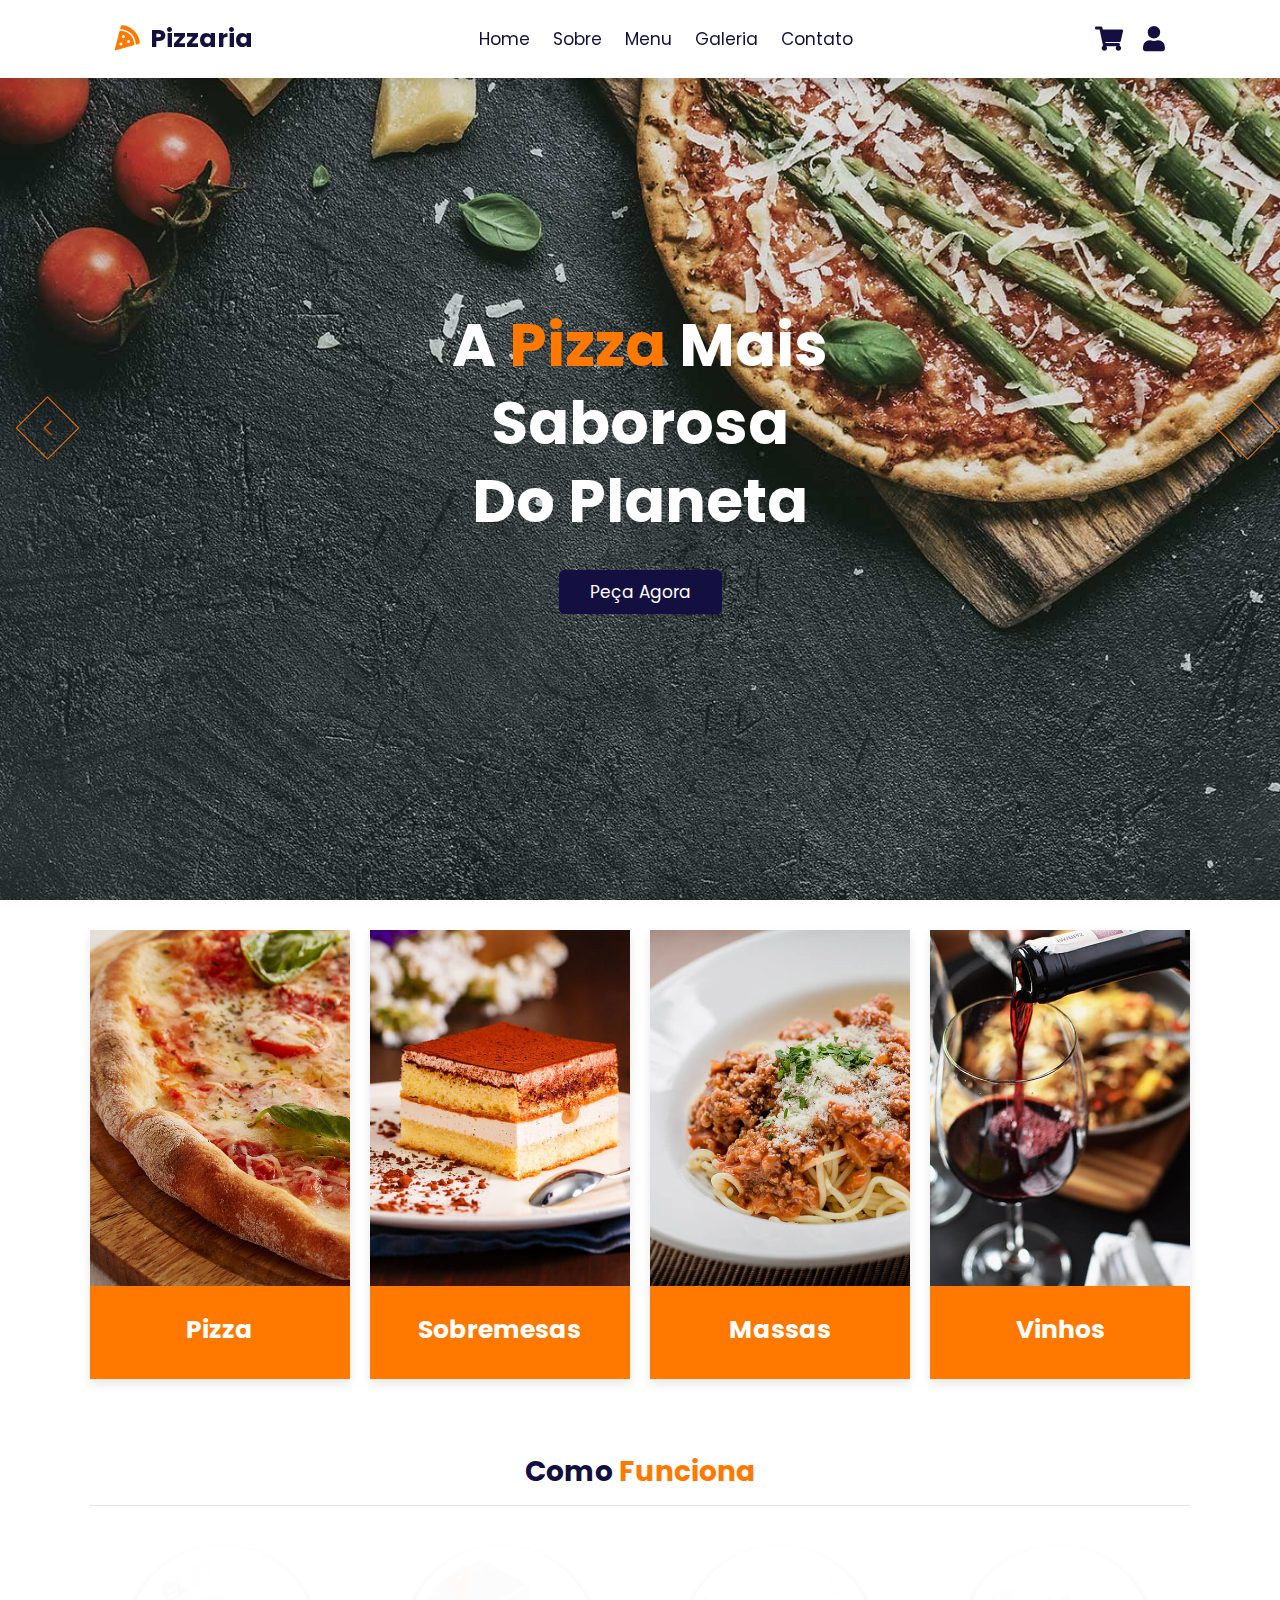
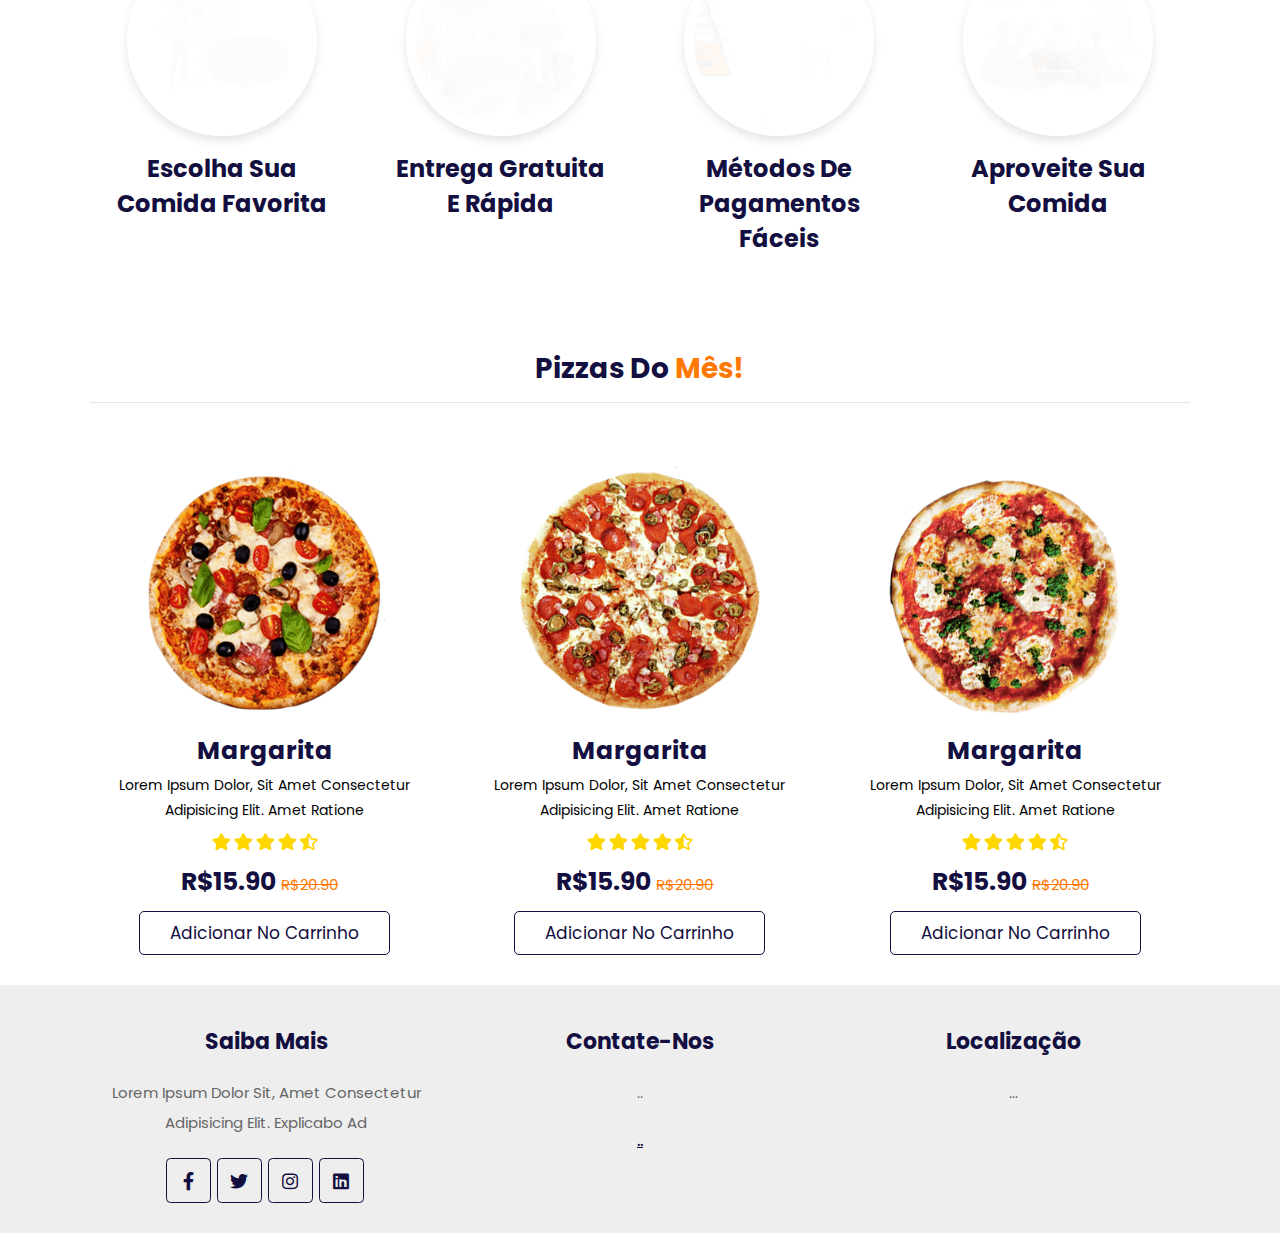
<file: index.html>
<!DOCTYPE html>
<html lang="en">
<head>
    <meta charset="UTF-8">
    <meta http-equiv="X-UA-Compatible" content="IE=edge">
    <meta name="viewport" content="width=device-width, initial-scale=1.0">
    <title>Pizzaria-test</title>
    <link rel="icon" type="image/x-icon" href="images/logo.png">
    <link rel="stylesheet" href="https://cdnjs.cloudflare.com/ajax/libs/font-awesome/5.15.4/css/all.min.css">
    <link rel="stylesheet" href="https://cdn.jsdelivr.net/npm/swiper@9/swiper-bundle.min.css"/>
    <link rel="stylesheet" href="style.css">
</head>
<body>

    <header class="header">

        <a href="index.html" class="logo"> <i class="fas fa-pizza-slice"></i> Pizzaria</a>

        <nav class="navbar">
            <a href="index.html">Home</a>
            <a href="about.html">Sobre</a>
            <a href="menu.html">Menu</a>
            <a href="gallery.html">Galeria</a>
            <a href="contact.html">Contato</a>
        </nav>

        <div class="icons">
            <div id="cart" class="fas fa-shopping-cart"></div>
            <div id="login" class="fas fa-user"></div>
            <div id="menu" class="fas fa-bars"></div>
        </div>

        <div class="shopping-cart">

            <div class="box">
                <i class="fas fa-times"></i>
                <img src="images/cart-1.png" alt="">
                <div class="content">
                    <h3>Pizza</h3>
                    <span class="quantity">1</span>
                    <span class="multiply">x</span>
                    <span class="price">R$ 18.90</span>
                </div>
            </div>

            <div class="box">
                <i class="fas fa-times"></i>
                <img src="images/cart-2.png" alt="">
                <div class="content">
                    <h3>Pizza</h3>
                    <span class="quantity">1</span>
                    <span class="multiply">x</span>
                    <span class="price">R$ 18.90</span>
                </div>
            </div>

            <div class="box">
                <i class="fas fa-times"></i>
                <img src="images/cart-3.png" alt="">
                <div class="content">
                    <h3>Pizza</h3>
                    <span class="quantity">1</span>
                    <span class="multiply">x</span>
                    <span class="price">R$ 18.90</span>
                </div>
            </div>
            <h3 class="total">Total: R$56.97</h3>
            <a href="#" class="btn">Carrinho</a>
        </div>

        <form action="" class="login-form">
            <h3>Login</h3>
            <input type="email" placeholder="insira seu email" class="box">
            <input type="password" placeholder="insira sua password" class="box">
            <div class="remember">
                <input type="checkbox" name="" id="remember-me">
                <label for="remember-me">Lembrar?</label>
            </div>
            <input type="submit" value="login" class="btn">
        </form>
       
    </header>



    <section class="home">

        <div class="swiper home-slider">

            <div class="swiper-wrapper">

                <div class="swiper-slide slide" style="background: url(images/slider-1.jpg) no-repeat;">
                    <div class="content">
                        <h3>A <span>Pizza </span> mais saborosa <br> do planeta</h3>
                        <a href="#" class="btn">Peça agora</a>
                    </div>
                </div>

                <div class="swiper-slide slide" style="background: url(images/slider-2.jpg) no-repeat;">
                    <div class="content">
                        <h3>A <span>Pizza </span> mais saborosa <br> do planeta</h3>
                        <a href="#" class="btn">Peça agora</a>
                    </div>
                </div>

                <div class="swiper-slide slide" style="background: url(images/slider-3.jpg) no-repeat;">
                    <div class="content">
                        <h3>A <span>Pizza </span> mais saborosa <br> do planeta</h3>
                        <a href="#" class="btn">Peça agora</a>
                    </div>
                </div>

            </div>

            <div class="swiper-button-prev"></div>
            <div class="swiper-button-next"></div>

        </div>

    </section>


    <section class="banner">

        <div class="box-container">

            <div class="box">
                <div class="image">
                    <img src="images/banner-1.jpg" alt="">
                </div>
                <div class="content">
                    <h3>Pizza</h3>
                </div>
            </div>

            <div class="box">
                <div class="image">
                    <img src="images/banner-2.jpg" alt="">
                </div>
                <div class="content">
                    <h3>Sobremesas</h3>
                </div>
            </div>

            <div class="box">
                <div class="image">
                    <img src="images/banner-3.jpg" alt="">
                </div>
                <div class="content">
                    <h3>Massas</h3>
                </div>
            </div>

            <div class="box">
                <div class="image">
                    <img src="images/banner-4.jpg" alt="">
                </div>
                <div class="content">
                    <h3>Vinhos</h3>
                </div>
            </div>

        </div>

    </section>

    <section class="steps">

        <h1 class="title">Como <span>Funciona</span></h1>

        <div class="box-container">

            <div class="box">
                <img src="images/work-1.gif" alt="">
                <h3>Escolha sua comida favorita</h3>
            </div>

            <div class="box">
                <img src="images/work-2.gif" alt="">
                <h3>Entrega gratuita e rápida</h3>
            </div>

            <div class="box">
                <img src="images/work-3.gif" alt="">
                <h3>Métodos de pagamentos fáceis</h3>
            </div>

            <div class="box">
                <img src="images/work-4.gif" alt="">
                <h3>Aproveite sua comida</h3>
            </div>

        </div>

    </section>

    <section class="pizzas">

        <h1 class="title">Pizzas do <span>Mês!</span></h1>

        <div class="box-container">

            <div class="box">
                <img src="images/pizza-1.png" alt="">
                <h3>Margarita</h3>
                <p>Lorem ipsum dolor, sit amet consectetur adipisicing elit. Amet ratione</p>
                <div class="stars">
                    <i class="fas fa-star"></i>
                    <i class="fas fa-star"></i>
                    <i class="fas fa-star"></i>
                    <i class="fas fa-star"></i>
                    <i class="fas fa-star-half-alt"></i>
                </div>
                <div class="price">R$15.90 <span>R$20.90</span></div>
                <a href="#" class="btn">Adicionar no carrinho</a>
            </div>

            <div class="box">
                <img src="images/pizza-2.png" alt="">
                <h3>Margarita</h3>
                <p>Lorem ipsum dolor, sit amet consectetur adipisicing elit. Amet ratione</p>
                <div class="stars">
                    <i class="fas fa-star"></i>
                    <i class="fas fa-star"></i>
                    <i class="fas fa-star"></i>
                    <i class="fas fa-star"></i>
                    <i class="fas fa-star-half-alt"></i>
                </div>
                <div class="price">R$15.90 <span>R$20.90</span></div>
                <a href="#" class="btn">Adicionar no carrinho</a>
            </div>

            <div class="box">
                <img src="images/pizza-3.png" alt="">
                <h3>Margarita</h3>
                <p>Lorem ipsum dolor, sit amet consectetur adipisicing elit. Amet ratione</p>
                <div class="stars">
                    <i class="fas fa-star"></i>
                    <i class="fas fa-star"></i>
                    <i class="fas fa-star"></i>
                    <i class="fas fa-star"></i>
                    <i class="fas fa-star-half-alt"></i>
                </div>
                <div class="price">R$15.90 <span>R$20.90</span></div>
                <a href="#" class="btn">Adicionar no carrinho</a>
            </div>

        </div>

    </section>

    <section class="footer">

        <div class="box-container">

            <div class="box">
                <h3>Saiba mais</h3>
                <p>Lorem ipsum dolor sit, amet consectetur adipisicing elit. Explicabo ad</p>
                <div class="share">
                    <a href="#" class="fab fa-facebook-f"></a>
                    <a href="#" class="fab fa-twitter"></a>
                    <a href="#" class="fab fa-instagram"></a>
                    <a href="#" class="fab fa-linkedin"></a>
                </div>
            </div>

            <div class="box">
                <h3>Contate-nos</h3>
                <p>..</p>
                <a href="#" class="link">..</a>
            </div>

            <div class="box">
                <h3>Localização</h3>
                <p>... <br></p>
            </div>

        </div>

    </section>





    <script src="https://cdn.jsdelivr.net/npm/swiper@9/swiper-bundle.min.js"></script>

    <script src="script.js"></script>

</body>
</html>
</file>
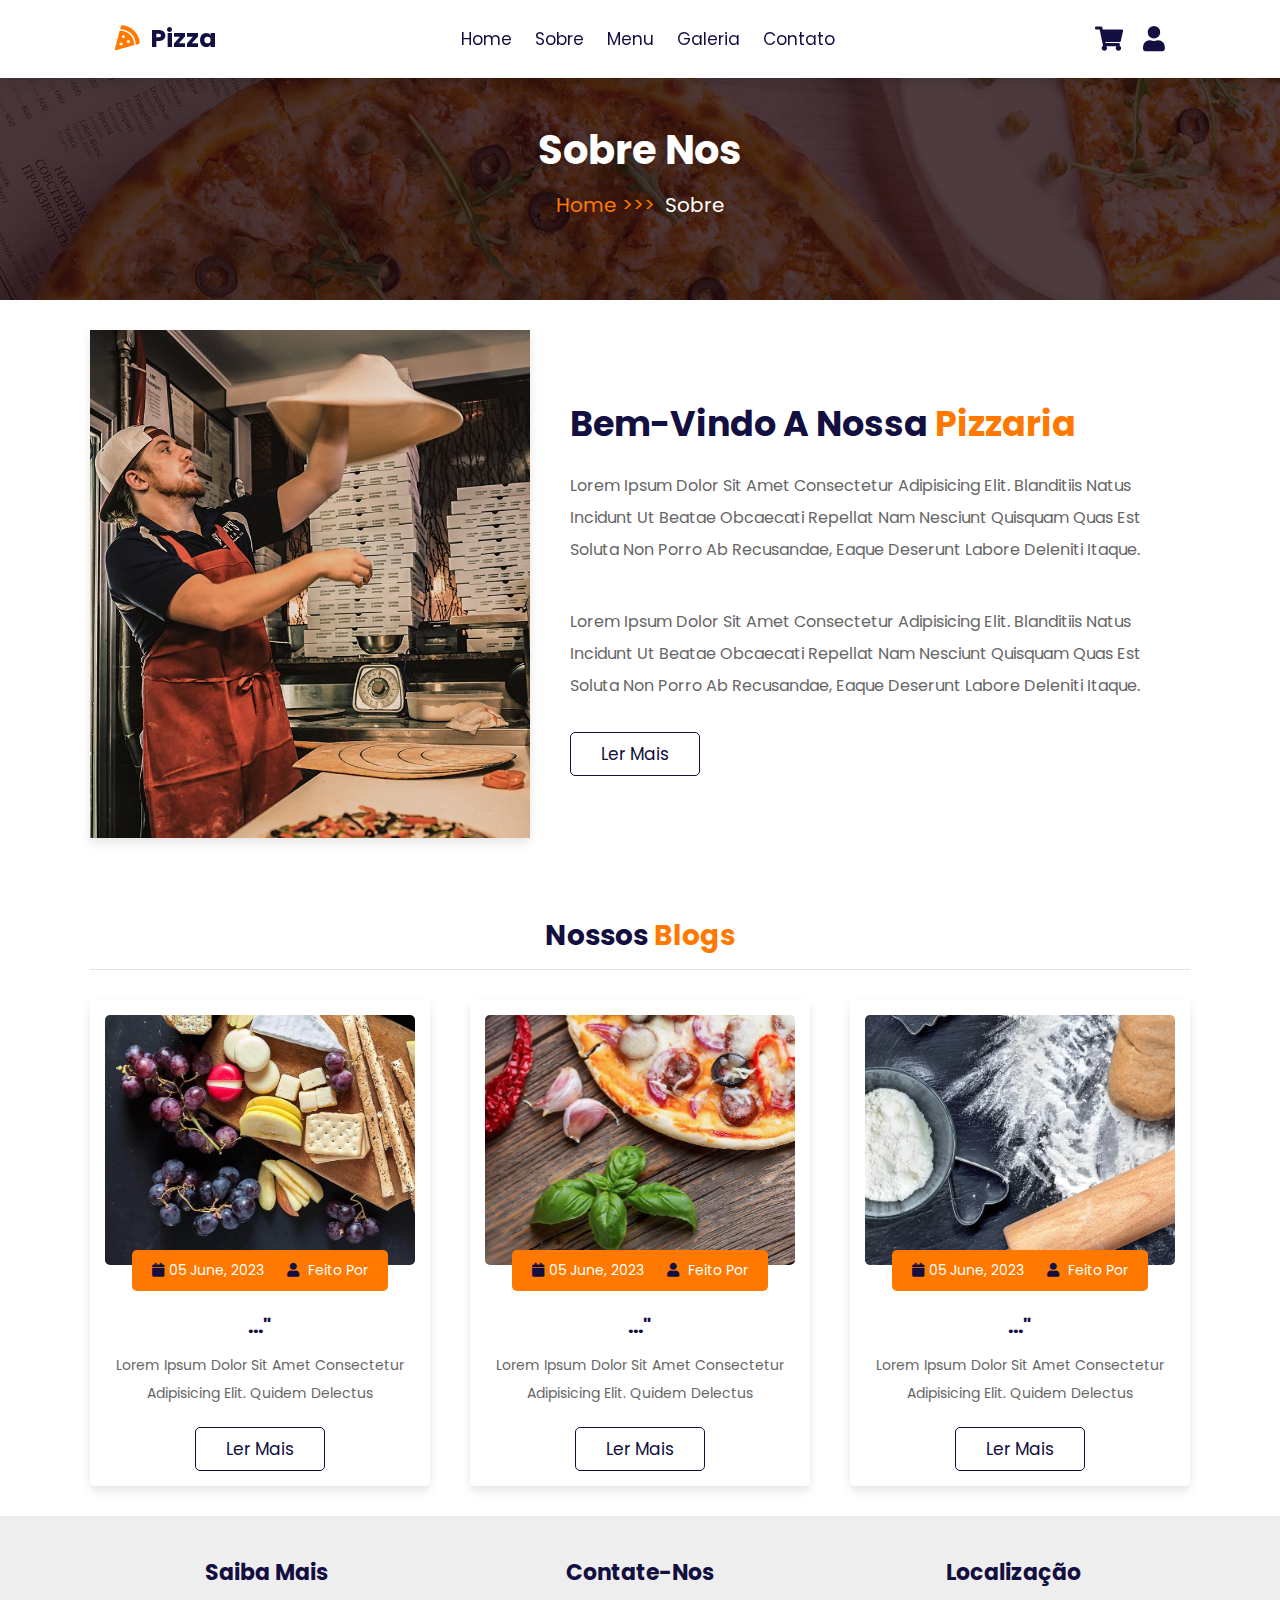
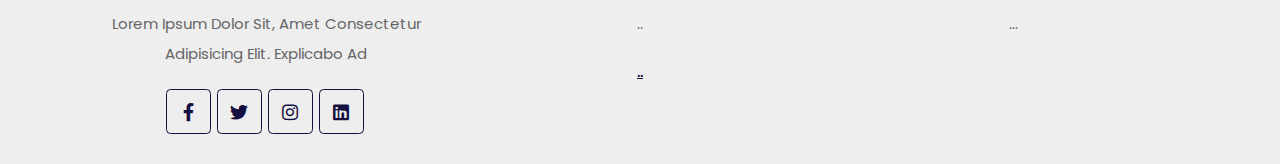
<file: about.html>
<!DOCTYPE html>
<html lang="en">
<head>
    <meta charset="UTF-8">
    <meta http-equiv="X-UA-Compatible" content="IE=edge">
    <meta name="viewport" content="width=device-width, initial-scale=1.0">
    <title>Document</title>
    <link rel="stylesheet" href="https://cdnjs.cloudflare.com/ajax/libs/font-awesome/5.15.4/css/all.min.css">
    <link rel="stylesheet" href="style.css">
</head>
<body>


    <header class="header">

        <a href="index.html" class="logo"> <i class="fas fa-pizza-slice"></i> pizza</a>
        <nav class="navbar">
            <a href="index.html">Home</a>
            <a href="about.html">Sobre</a>
            <a href="menu.html">Menu</a>
            <a href="gallery.html">Galeria</a>
            <a href="contact.html">Contato</a>
        </nav>

        <div class="icons">
            <div id="cart" class="fas fa-shopping-cart"></div>
            <div id="login" class="fas fa-user"></div>
            <div id="menu" class="fas fa-bars"></div>
        </div>

        <div class="shopping-cart">

            <div class="box">
                <i class="fas fa-times"></i>
                <img src="images/cart-1.png" alt="">
                <div class="content">
                    <h3>Pizza</h3>
                    <span class="quantity">1</span>
                    <span class="multiply">x</span>
                    <span class="price">R$ 18.90</span>
                </div>
            </div>

            <div class="box">
                <i class="fas fa-times"></i>
                <img src="images/cart-2.png" alt="">
                <div class="content">
                    <h3>Pizza</h3>
                    <span class="quantity">1</span>
                    <span class="multiply">x</span>
                    <span class="price">R$ 18.90</span>
                </div>
            </div>

            <div class="box">
                <i class="fas fa-times"></i>
                <img src="images/cart-3.png" alt="">
                <div class="content">
                    <h3>Pizza</h3>
                    <span class="quantity">1</span>
                    <span class="multiply">x</span>
                    <span class="price">R$ 18.90</span>
                </div>
            </div>
            <h3 class="total">Total: R$56.97</h3>
            <a href="#" class="btn">Carrinho</a>
        </div>

        <form action="" class="login-form">
            <h3>Login</h3>
            <input type="email" placeholder="insira seu email" class="box">
            <input type="password" placeholder="insira sua password" class="box">
            <div class="remember">
                <input type="checkbox" name="" id="remember-me">
                <label for="remember-me">Lembrar?</label>
            </div>
            <input type="submit" value="login" class="btn">
        </form>
       
    </header>

    <div class="heading">
        <h1>Sobre nos</h1>
        <p><a href="index.html">home >>></a> Sobre</p>
    </div>

    <section class="about">

        <div class="row">

            <div class="image">
                <img src="images/about.jpg" alt="">
            </div>

            <div class="content">
                <h3>Bem-vindo a nossa <span>pizzaria</h3>
                <p>Lorem ipsum dolor sit amet consectetur adipisicing elit. Blanditiis natus incidunt ut beatae obcaecati repellat nam nesciunt quisquam quas est soluta non porro ab recusandae, eaque deserunt labore deleniti itaque.</p>
                <p>Lorem ipsum dolor sit amet consectetur adipisicing elit. Blanditiis natus incidunt ut beatae obcaecati repellat nam nesciunt quisquam quas est soluta non porro ab recusandae, eaque deserunt labore deleniti itaque.</p>
                <a href="#" class="btn">Ler Mais</a>
            </div>

        </div>

    </section>

    <section class="blogs">

        <h1 class="title">Nossos <span>blogs</span></h1>

        <div class="box-container">

            <div class="box">
                <img src="images/blog-1.jpg" alt="">
                <div class="icons">
                    <a href="#"><i class="fas fa-calendar"></i>05 june, 2023</a>
                    <a href="#"><i class="fas fa-user"></i> feito por</a>
                </div>
                <h3>..."</h3>
                <p>Lorem ipsum dolor sit amet consectetur adipisicing elit. Quidem delectus</p>
                <a href="#" class="btn">Ler mais</a>
            </div>

            <div class="box">
                <img src="images/blog-2.jpg" alt="">
                <div class="icons">
                    <a href="#"><i class="fas fa-calendar"></i>05 june, 2023</a>
                    <a href="#"><i class="fas fa-user"></i> feito por</a>
                </div>
                <h3>..."</h3>
                <p>Lorem ipsum dolor sit amet consectetur adipisicing elit. Quidem delectus</p>
                <a href="#" class="btn">Ler mais</a>
            </div>

            <div class="box">
                <img src="images/blog-3.jpg" alt="">
                <div class="icons">
                    <a href="#"><i class="fas fa-calendar"></i>05 june, 2023</a>
                    <a href="#"><i class="fas fa-user"></i> feito por</a>
                </div>
                <h3>..."</h3>
                <p>Lorem ipsum dolor sit amet consectetur adipisicing elit. Quidem delectus</p>
                <a href="#" class="btn">Ler mais</a>
            </div>

        </div>

    </section>

    <section class="footer">

        <div class="box-container">

            <div class="box">
                <h3>Saiba mais</h3>
                <p>Lorem ipsum dolor sit, amet consectetur adipisicing elit. Explicabo ad</p>
                <div class="share">
                    <a href="#" class="fab fa-facebook-f"></a>
                    <a href="#" class="fab fa-twitter"></a>
                    <a href="#" class="fab fa-instagram"></a>
                    <a href="#" class="fab fa-linkedin"></a>
                </div>
            </div>

            <div class="box">
                <h3>Contate-nos</h3>
                <p>..</p>
                <a href="#" class="link">..</a>
            </div>

            <div class="box">
                <h3>Localização</h3>
                <p>... <br></p>
            </div>

        </div>

    </section>
    <script src="script.js"></script>

</body>
</html>
</file>
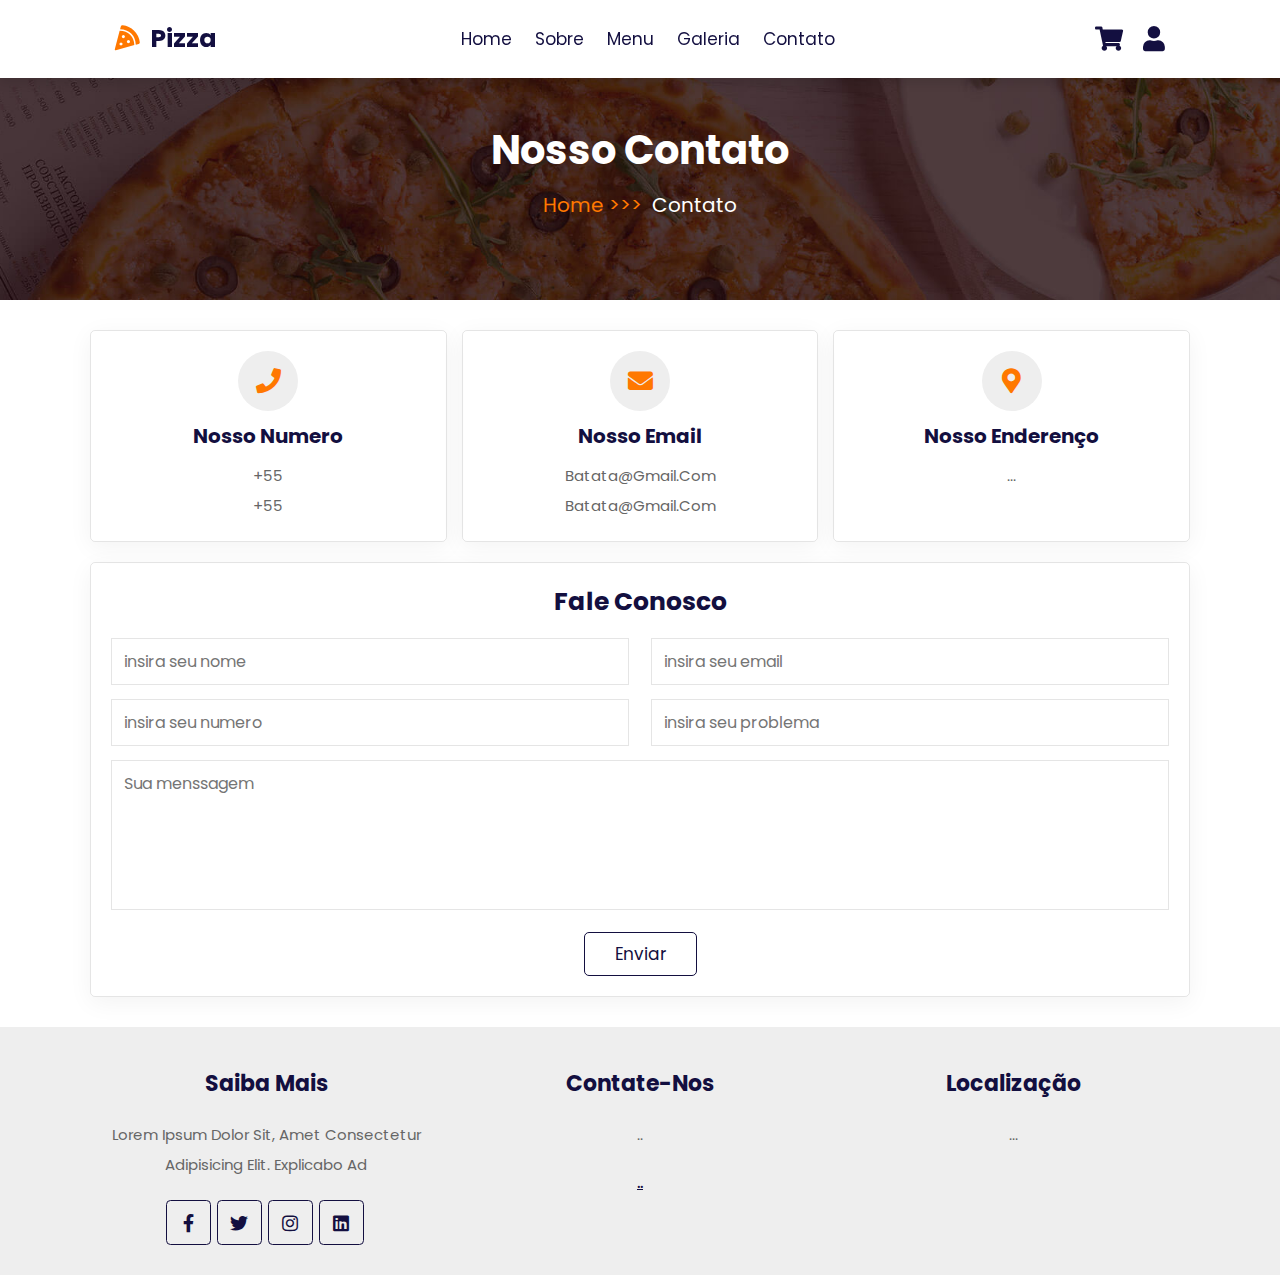
<file: contact.html>
<!DOCTYPE html>
<html lang="en">
<head>
    <meta charset="UTF-8">
    <meta http-equiv="X-UA-Compatible" content="IE=edge">
    <meta name="viewport" content="width=device-width, initial-scale=1.0">
    <title>Document</title>
    <link rel="stylesheet" href="https://cdnjs.cloudflare.com/ajax/libs/font-awesome/5.15.4/css/all.min.css">
    <link rel="stylesheet" href="style.css">
</head>
<body>


    <header class="header">

        <a href="index.html" class="logo"> <i class="fas fa-pizza-slice"></i> pizza</a>

      
        <nav class="navbar">
            <a href="index.html">Home</a>
            <a href="about.html">Sobre</a>
            <a href="menu.html">Menu</a>
            <a href="gallery.html">Galeria</a>
            <a href="contact.html">Contato</a>
        </nav>

        <div class="icons">
            <div id="cart" class="fas fa-shopping-cart"></div>
            <div id="login" class="fas fa-user"></div>
            <div id="menu" class="fas fa-bars"></div>
        </div>

        <div class="shopping-cart">

            <div class="box">
                <i class="fas fa-times"></i>
                <img src="images/cart-1.png" alt="">
                <div class="content">
                    <h3>Pizza</h3>
                    <span class="quantity">1</span>
                    <span class="multiply">x</span>
                    <span class="price">R$ 18.90</span>
                </div>
            </div>

            <div class="box">
                <i class="fas fa-times"></i>
                <img src="images/cart-2.png" alt="">
                <div class="content">
                    <h3>Pizza</h3>
                    <span class="quantity">1</span>
                    <span class="multiply">x</span>
                    <span class="price">R$ 18.90</span>
                </div>
            </div>

            <div class="box">
                <i class="fas fa-times"></i>
                <img src="images/cart-3.png" alt="">
                <div class="content">
                    <h3>Pizza</h3>
                    <span class="quantity">1</span>
                    <span class="multiply">x</span>
                    <span class="price">R$ 18.90</span>
                </div>
            </div>
            <h3 class="total">Total: R$56.97</h3>
            <a href="#" class="btn">Carrinho</a>
        </div>

        <form action="" class="login-form">
            <h3>Login</h3>
            <input type="email" placeholder="insira seu email" class="box">
            <input type="password" placeholder="insira sua password" class="box">
            <div class="remember">
                <input type="checkbox" name="" id="remember-me">
                <label for="remember-me">Lembrar?</label>
            </div>
            <input type="submit" value="login" class="btn">
        </form>
       
    </header>


    <div class="heading">
        <h1>Nosso contato</h1>
        <p><a href="index.html">home >>></a> contato</p>
    </div>


    <section class="contact">

        <div class="icon-container">

            <div class="icons">
                <i class="fas fa-phone"></i>
                <h3>Nosso numero</h3>
                <p>+55</p>
                <p>+55</p>
            </div>

            <div class="icons">
                <i class="fas fa-envelope"></i>
                <h3>Nosso email</h3>
                <p>batata@gmail.com</p>
                <p>batata@gmail.com</p>
            </div>

            <div class="icons">
                <i class="fas fa-map-marker-alt"></i>
                <h3>Nosso enderenço</h3>
                <p>...</p>
            </div>

        </div>

        <div class="row">

            <form action="">
                <h3>Fale conosco</h3>
                <div class="inputBox">
                    <input type="text" placeholder="insira seu nome" class="box">
                    <input type="email" placeholder="insira seu email" class="box">
                </div>
                <div class="inputBox">
                    <input type="number" placeholder="insira seu numero" class="box">
                    <input type="text" placeholder="insira seu problema" class="box">
                </div>
                <textarea placeholder="Sua menssagem" cols="30" rows="10"></textarea>
                <input type="submit" value="Enviar" class="btn">
            </form>

        </div>

    </section>


    <section class="footer">

        <div class="box-container">

            <div class="box">
                <h3>Saiba mais</h3>
                <p>Lorem ipsum dolor sit, amet consectetur adipisicing elit. Explicabo ad</p>
                <div class="share">
                    <a href="#" class="fab fa-facebook-f"></a>
                    <a href="#" class="fab fa-twitter"></a>
                    <a href="#" class="fab fa-instagram"></a>
                    <a href="#" class="fab fa-linkedin"></a>
                </div>
            </div>

            <div class="box">
                <h3>Contate-nos</h3>
                <p>..</p>
                <a href="#" class="link">..</a>
            </div>

            <div class="box">
                <h3>Localização</h3>
                <p>... <br></p>
            </div>

        </div>

    </section>
    <script src="script.js"></script>
</body>
</html>
</file>
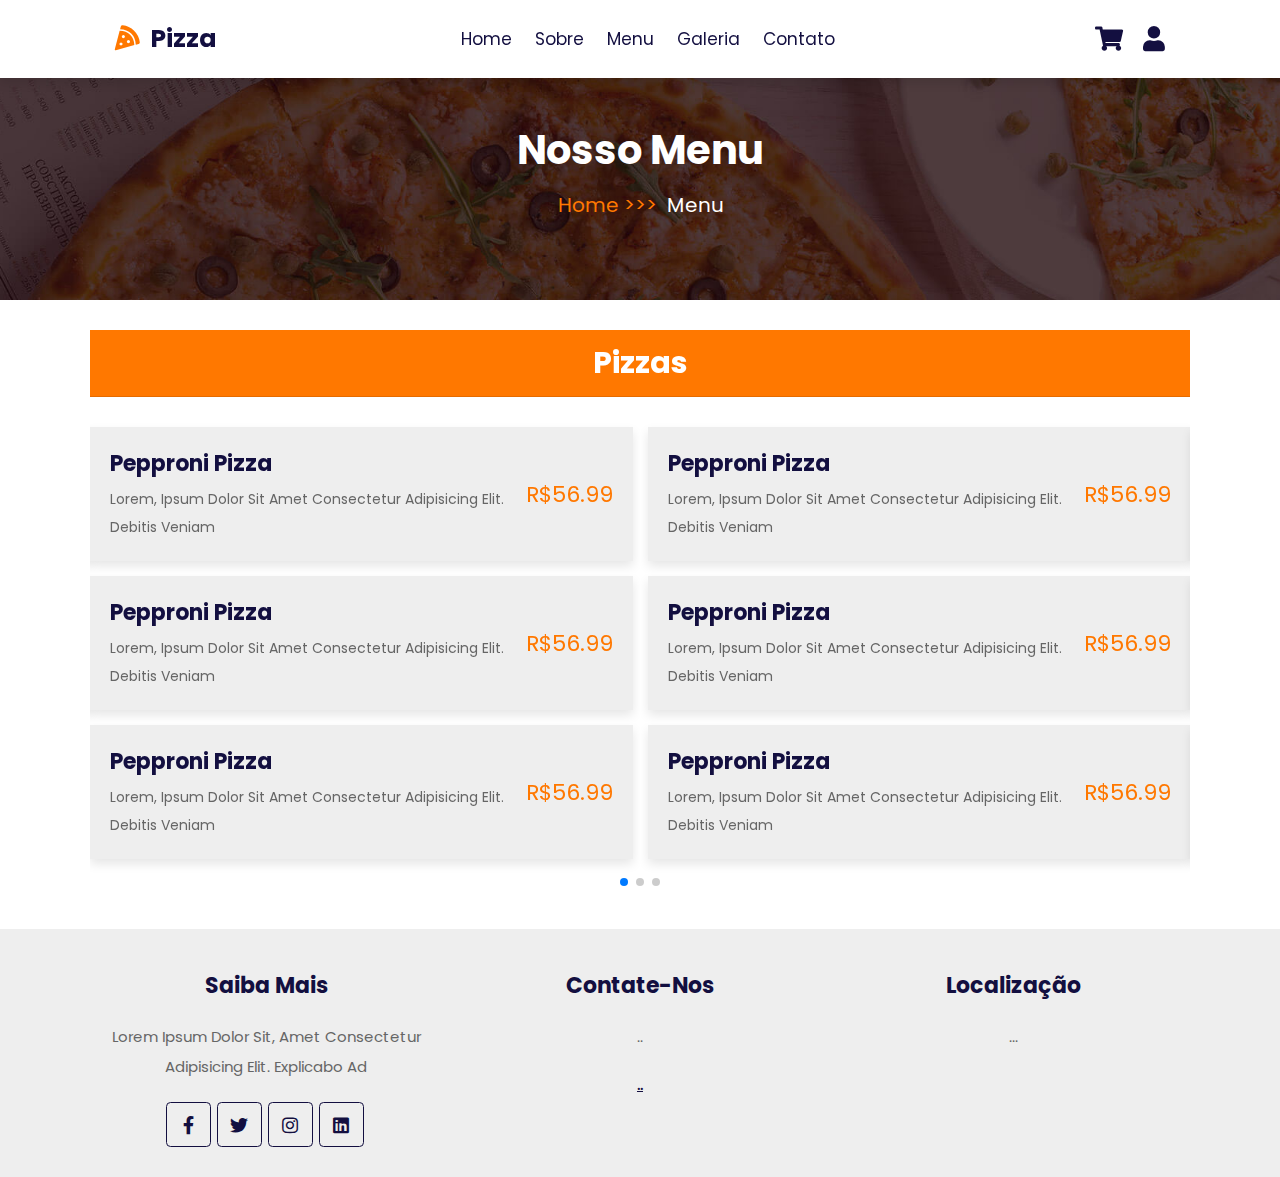
<file: menu.html>
<!DOCTYPE html>
<html lang="en">
<head>
    <meta charset="UTF-8">
    <meta http-equiv="X-UA-Compatible" content="IE=edge">
    <meta name="viewport" content="width=device-width, initial-scale=1.0">
    <title>Document</title>
    <link rel="stylesheet" href="https://cdnjs.cloudflare.com/ajax/libs/font-awesome/5.15.4/css/all.min.css">
    <link rel="stylesheet" href="https://cdn.jsdelivr.net/npm/swiper@9/swiper-bundle.min.css"/>
    <link rel="stylesheet" href="style.css">
</head>
<body>


    <header class="header">

        <a href="index.html" class="logo"> <i class="fas fa-pizza-slice"></i> pizza</a>

        <nav class="navbar">
            <a href="index.html">Home</a>
            <a href="about.html">Sobre</a>
            <a href="menu.html">Menu</a>
            <a href="gallery.html">Galeria</a>
            <a href="contact.html">Contato</a>
        </nav>

        <div class="icons">
            <div id="cart" class="fas fa-shopping-cart"></div>
            <div id="login" class="fas fa-user"></div>
            <div id="menu" class="fas fa-bars"></div>
        </div>

        <div class="shopping-cart">

            <div class="box">
                <i class="fas fa-times"></i>
                <img src="images/cart-1.png" alt="">
                <div class="content">
                    <h3>Pizza</h3>
                    <span class="quantity">1</span>
                    <span class="multiply">x</span>
                    <span class="price">R$ 18.90</span>
                </div>
            </div>

            <div class="box">
                <i class="fas fa-times"></i>
                <img src="images/cart-2.png" alt="">
                <div class="content">
                    <h3>Pizza</h3>
                    <span class="quantity">1</span>
                    <span class="multiply">x</span>
                    <span class="price">R$ 18.90</span>
                </div>
            </div>

            <div class="box">
                <i class="fas fa-times"></i>
                <img src="images/cart-3.png" alt="">
                <div class="content">
                    <h3>Pizza</h3>
                    <span class="quantity">1</span>
                    <span class="multiply">x</span>
                    <span class="price">R$ 18.90</span>
                </div>
            </div>
            <h3 class="total">Total: R$56.97</h3>
            <a href="#" class="btn">Carrinho</a>
        </div>

        <form action="" class="login-form">
            <h3>Login</h3>
            <input type="email" placeholder="insira seu email" class="box">
            <input type="password" placeholder="insira sua password" class="box">
            <div class="remember">
                <input type="checkbox" name="" id="remember-me">
                <label for="remember-me">Lembrar?</label>
            </div>
            <input type="submit" value="login" class="btn">
        </form>
       
    </header>

    <div class="heading">
        <h1> Nosso menu</h1>
        <p><a href="index.html">home >>></a> menu</p>
    </div>

    <section class="menu">

        <div class="swiper menu-slider">

            <div class="swiper-wrapper">

                <div class="swiper-slide slide">

                    <h3 class="title">Pizzas</h3>

                    <div class="box-container">

                        <div class="box" data-name="pizza">
                            <div class="info">
                                <h3>pepproni pizza</h3>
                                <p>Lorem, ipsum dolor sit amet consectetur adipisicing elit. Debitis veniam</p>
                            </div>
                            <div class="price">R$56.99</div>
                        </div>

                        <div class="box" data-name="pizza">
                            <div class="info">
                                <h3>pepproni pizza</h3>
                                <p>Lorem, ipsum dolor sit amet consectetur adipisicing elit. Debitis veniam</p>
                            </div>
                            <div class="price">R$56.99</div>
                        </div>

                        <div class="box" data-name="pizza">
                            <div class="info">
                                <h3>pepproni pizza</h3>
                                <p>Lorem, ipsum dolor sit amet consectetur adipisicing elit. Debitis veniam</p>
                            </div>
                            <div class="price">R$56.99</div>
                        </div>

                        <div class="box" data-name="pizza">
                            <div class="info">
                                <h3>pepproni pizza</h3>
                                <p>Lorem, ipsum dolor sit amet consectetur adipisicing elit. Debitis veniam</p>
                            </div>
                            <div class="price">R$56.99</div>
                        </div>

                        <div class="box" data-name="pizza">
                            <div class="info">
                                <h3>pepproni pizza</h3>
                                <p>Lorem, ipsum dolor sit amet consectetur adipisicing elit. Debitis veniam</p>
                            </div>
                            <div class="price">R$56.99</div>
                        </div>

                        <div class="box" data-name="pizza">
                            <div class="info">
                                <h3>pepproni pizza</h3>
                                <p>Lorem, ipsum dolor sit amet consectetur adipisicing elit. Debitis veniam</p>
                            </div>
                            <div class="price">R$56.99</div>
                        </div>

                    </div>

                </div>

                <div class="swiper-slide slide">

                    <h3 class="title">Massa</h3>

                    <div class="box-container">

                        <div class="box" data-name="pasta">
                            <div class="info">
                                <h3>Massa deliciosa</h3>
                                <p>Lorem, ipsum dolor sit amet consectetur adipisicing elit. Debitis veniam</p>
                            </div>
                            <div class="price">RR$47.99</div>
                        </div>

                        <div class="box" data-name="pasta">
                            <div class="info">
                                <h3>Massa deliciosa</h3>
                                <p>Lorem, ipsum dolor sit amet consectetur adipisicing elit. Debitis veniam</p>
                            </div>
                            <div class="price">RR$47.99</div>
                        </div>

                        <div class="box" data-name="pasta">
                            <div class="info">
                                <h3>Massa deliciosa</h3>
                                <p>Lorem, ipsum dolor sit amet consectetur adipisicing elit. Debitis veniam</p>
                            </div>
                            <div class="price">RR$47.99</div>
                        </div>

                        <div class="box" data-name="pasta">
                            <div class="info">
                                <h3>Massa deliciosa</h3>
                                <p>Lorem, ipsum dolor sit amet consectetur adipisicing elit. Debitis veniam</p>
                            </div>
                            <div class="price">RR$47.99</div>
                        </div>

                        <div class="box" data-name="pasta">
                            <div class="info">
                                <h3>Massa deliciosa</h3>
                                <p>Lorem, ipsum dolor sit amet consectetur adipisicing elit. Debitis veniam</p>
                            </div>
                            <div class="price">RR$47.99</div>
                        </div>

                        <div class="box" data-name="pasta">
                            <div class="info">
                                <h3>Massa deliciosa</h3>
                                <p>Lorem, ipsum dolor sit amet consectetur adipisicing elit. Debitis veniam</p>
                            </div>
                            <div class="price">RR$47.99</div>
                        </div>

                    </div>

                </div>

                <div class="swiper-slide slide">

                    <h3 class="title">Sobremesas</h3>

                    <div class="box-container">

                        <div class="box" data-name="sweet">
                            <div class="info">
                                <h3>Doces</h3>
                                <p>Lorem, ipsum dolor sit amet consectetur adipisicing elit. Debitis veniam</p>
                            </div>
                            <div class="price">RR$47.99</div>
                        </div>

                        <div class="box" data-name="sweet">
                            <div class="info">
                                <h3>Doces</h3>
                                <p>Lorem, ipsum dolor sit amet consectetur adipisicing elit. Debitis veniam</p>
                            </div>
                            <div class="price">RR$47.99</div>
                        </div>

                        <div class="box" data-name="sweet">
                            <div class="info">
                                <h3>Doces</h3>
                                <p>Lorem, ipsum dolor sit amet consectetur adipisicing elit. Debitis veniam</p>
                            </div>
                            <div class="price">RR$47.99</div>
                        </div>

                        <div class="box" data-name="sweet">
                            <div class="info">
                                <h3>Doces</h3>
                                <p>Lorem, ipsum dolor sit amet consectetur adipisicing elit. Debitis veniam</p>
                            </div>
                            <div class="price">RR$47.99</div>
                        </div>

                    </div>

                </div>

            </div>

            <div class="swiper-pagination"></div>

        </div>

    </section>

    <section class="menu-preview-container">

        <div id="close" class="fas fa-times"></div>

        <div class="menu-preview" data-target="pizza">
            <h3>pepproni pizza</h3>
            <div class="stars">
                <i class="fas fa-star"></i>
                <i class="fas fa-star"></i>
                <i class="fas fa-star"></i>
                <i class="fas fa-star"></i>
                <i class="fas fa-star"></i>
            </div>
            <p>Lorem ipsum dolor sit amet consectetur adipisicing elit. Quam reprehenderit</p>
            <div class="price">R$56.99</div>
            <a href="#" class="btn">add to cart</a>
        </div>

        <div class="menu-preview" data-target="pasta">
            <h3>Massa deliciosa</h3>
            <div class="stars">
                <i class="fas fa-star"></i>
                <i class="fas fa-star"></i>
                <i class="fas fa-star"></i>
                <i class="fas fa-star"></i>
                <i class="fas fa-star"></i>
            </div>
            <p>Lorem ipsum dolor sit amet consectetur adipisicing elit. Quam reprehenderit</p>
            <div class="price">R$56.99</div>
            <a href="#" class="btn">add to cart</a>
        </div>

        <div class="menu-preview" data-target="sweet">
            <h3>Doces</h3>
            <div class="stars">
                <i class="fas fa-star"></i>
                <i class="fas fa-star"></i>
                <i class="fas fa-star"></i>
                <i class="fas fa-star"></i>
                <i class="fas fa-star"></i>
            </div>
            <p>Lorem ipsum dolor sit amet consectetur adipisicing elit. Quam reprehenderit</p>
            <div class="price">R$56.99</div>
            <a href="#" class="btn">add to cart</a>
        </div>

    </section>
    <section class="footer">

        <div class="box-container">

            <div class="box">
                <h3>Saiba mais</h3>
                <p>Lorem ipsum dolor sit, amet consectetur adipisicing elit. Explicabo ad</p>
                <div class="share">
                    <a href="#" class="fab fa-facebook-f"></a>
                    <a href="#" class="fab fa-twitter"></a>
                    <a href="#" class="fab fa-instagram"></a>
                    <a href="#" class="fab fa-linkedin"></a>
                </div>
            </div>

            <div class="box">
                <h3>Contate-nos</h3>
                <p>..</p>
                <a href="#" class="link">..</a>
            </div>

            <div class="box">
                <h3>Localização</h3>
                <p>... <br></p>
            </div>

        </div>

    </section>

    <script src="https://cdn.jsdelivr.net/npm/swiper@9/swiper-bundle.min.js"></script>
   <script src="script.js"></script>
    
</body>
</html>
</file>
<file: style.css>
@import url("https://fonts.googleapis.com/css2?family=Poppins:wght@100;300;400;500;600&display=swap");

*{
  font-family: 'Poppins', sans-serif;
  margin: 0; padding: 0;
  box-sizing: border-box;
  outline: none;
  border: none;
  text-decoration: none;
  text-transform: capitalize;
  transition: .2s linear;
}

html{
  font-size: 62.5%;
  overflow-x: hidden;
  scroll-behavior: smooth;
}

section{
  padding: 3rem 7%;
}

.title{
  text-align: center;
  font-size: 2.8rem;
  margin-bottom: 3rem;
  padding: 1.2rem 0;
  border-bottom: .1rem solid rgba(0,0,0,0.1);
  color: #130f40;
}

.title span{
  color: #ff7800;
}

.heading{
  background: url(images/heading-bg.png) no-repeat;
  background-size: cover;
  background-position: center;
  text-align: center;
  padding-top: 12rem;
  padding-bottom: 8rem;
}

.heading h1{
  color: #fff;
  font-size: 4rem;
}

.heading p{
  padding-top: 1rem;
  font-size: 2rem;
  color: #fff;
}

.heading p a{
  color: #ff7800;
  padding-right: .5rem;
}

.btn{
  display: inline-block;
  margin-top: 1rem;
  padding: .8rem 3rem;
  border: .1rem solid #130f40;
  border-radius: .5rem;
  background: none;
  color: #130f40;
  font-size: 1.7rem;
  cursor: pointer;
}

.btn:hover{
  background: #130f40;
  color: #fff;
}


.header{
  position: fixed;
  top: 0; left: 0; right: 0;
  z-index: 1000;
  background: #fff;
  box-shadow: 0 0.5rem 1rem rgba(0,0,0,0.1);
  display: flex;
  align-items: center;
  justify-content: space-between;
  padding: 2rem 9%;
}

.header .logo{
  font-size: 2.5rem;
  font-weight: bolder;
  color: #130f40;
}

.header .logo i{
  color: #ff7800;
  padding-right: .5rem;
}

.header .navbar a{
  font-size: 1.7rem;
  color: #130f40;
  margin: 0 1rem;
}

.header .navbar a:hover{
  color: #ff7800;
}

.header .icons div{
  font-size: 2.5rem;
  margin-left: 1.7rem;
  color: #130f40;
  cursor: pointer;
}

.header .icons div:hover{
  color: #ff7800;
}

.header .icons #menu{
  display: none;
}

.header .shopping-cart{
  position: absolute;
  top: 115%; right: -105%;
  background: #fff;
  border-radius: .5rem;
  box-shadow: 0 0.5rem 1rem rgba(0,0,0,0.1);
  width: 35rem;
  padding: 2rem;
}

.header .shopping-cart.active{
  right: 2rem;
  transition: .4s linear;
}

.header .shopping-cart .box{
  display: flex;
  align-items: center;
  gap: 1.5rem;
  margin-bottom: 1.5rem;
  position: relative;
}

.header .shopping-cart .box .fa-times{
  position: absolute;
  top: 50%; right: 2rem;
  transform: translateY(-50%);
  font-size: 2rem;
  color: #666;
  cursor: pointer;
}

.header .shopping-cart .box .fa-times:hover{
  color: #ff7800;
}

.header .shopping-cart .box img{
  height: 10rem;
}

.header .shopping-cart .box .content h3{
  font-size: 1.7rem;
  padding-bottom: .5rem;
  color: #130f40;
}

.header .shopping-cart .box .content span{
  font-size: 1.5rem;
  color: #666;
}

.header .shopping-cart .box .content span.multiply{
  margin: 0 .5rem;
}

.header .shopping-cart .total{
  color: #130f40;
  text-align: center;
  font-size: 2.2rem;
}

.header .shopping-cart .btn{
  text-align: center;
  width: 100%;
}

.header .login-form{
  position: absolute;
  top: 115%; right: -105%;
  background: #fff;
  border-radius: .5rem;
  box-shadow: 0 0.5rem 1rem rgba(0,0,0,0.1);
  width: 35rem;
  padding: 2rem;
}

.header .login-form.active{
  right: 2rem;
  transition: .4s linear;
}

.header .login-form h3{
  color: #130f40;
  text-transform: uppercase;
  font-size: 2.2rem;
  text-align: center;
  margin-bottom: .7rem;
}

.header .login-form .box{
  margin: .7rem 0;
  border: .1rem solid rgba(0,0,0,0.1);
  padding: 1rem 1.2rem;
  font-size: 1.5rem;
  color: #130f40;
  text-transform: none;
  width: 100%;
}

.header .login-form .remember{
  display: flex;
  align-items: center;
  gap: .5rem;
  margin: .7rem 0;
}

.header .login-form .remember label{
  font-size: 1.5rem;
  color: #666;
  cursor: pointer;
}

.header .login-form .btn{
  margin: 1rem 0;
  width: 100%;
  text-align: center;
}


.home{
  padding: 0;
}

.home .slide{
  min-height: 100vh;
  background-size: cover !important;
  background-position: center !important;
  display: flex;
  align-items: center;
  justify-content: center;
}

.home .slide .content{
  width: 60rem;
  text-align: center;
  display: none;
}

.home .slide .content h3{
  font-size: 6rem;
  color: #fff;
  line-height: 1.3;
  padding: 2rem 0;
  animation: sliderReveal 1s ease forwards;
}

.home .slide .content h3 span{
  color: #ff7800;
}

.home .slide .content .btn{
  background: #130f40;
  color: #fff;
  animation: sliderReveal 1s ease forwards;
}

.home .swiper-slide-active .content{
  display: inline-block;
}

.home .swiper-slide-active{
  animation: smoothScale 4s linear forwards;
}

@keyframes sliderReveal{
  0%{
    transform: translateY(30px);
    opacity: 0;
  }
  100%{
    transform: translateY(0px);
    opacity: 1;
  }
}

@keyframes smoothScale{
  0%{
    transform: scale(1);
  }
  100%{
    transform: scale(1.15);
  }
}

.swiper-button-prev,
.swiper-button-next{
  height: 4.5rem;
  width: 4.5rem;
  line-height: 4.5rem;
  margin-left: 1.5rem;
  transform: translateY(-50%) rotate(45deg);
  border: .1rem solid #ff7800;
  color: #ff7800;
}

.swiper-button-prev::after,
.swiper-button-next::after{
  font-size: 1.5rem;
  transform: rotate(-45deg);
}

.swiper-button-prev:hover,
.swiper-button-next:hover{
  background: #ff7800;
  color: #fff;
}

.banner .box-container{
  display: grid;
  grid-template-columns: repeat(auto-fit, minmax(25rem, 1fr));
  gap: 2rem;
}

.banner .box-container .box{
  box-shadow: 0 .5rem 1rem rgba(0,0,0,0.1);
  position: relative;
  overflow: hidden;
  text-align: center;
  background: #ff7800;
}

.banner .box-container .box .image{
  width: 100%;
}

.banner .box-container .box .image img{
  height: 100%;
  width: 100%;
  object-fit: cover;
}

.banner .box-container .box .content{
  padding: 2rem;
}

.banner .box-container .box .content h3{
  font-size: 2.5rem;
  color: #fff;
  margin-bottom: 1rem;
}


.steps .box-container{
  display: flex;
  flex-wrap: wrap;
  gap: 1.5rem;
}

.steps .box-container .box{
  flex: 1 1 25rem;
  padding: 1rem;
  text-align: center;
}

.steps .box-container .box img{
  box-shadow: 0 .5rem 1rem rgba(0,0,0,0.1);
  border: 1rem solid #fff;
  border-radius: 50%;
}

.steps .box-container .box h3{
  font-size: 2.4rem;
  color: #130f40;
  padding: 1rem;
}

.pizzas .box-container{
  display: grid;
  grid-template-columns: repeat(auto-fit, minmax(30rem, 1fr));
  gap: 2.5rem;
}

.pizzas .box-container .box{
  padding:0 2.5rem;
  position: relative;
  overflow: hidden;
  text-align: center;
}

.pizzas .box-container .box img{
  height: 29rem;
}

.pizzas .box-container .box:hover img{
  transform: scale(1.1);
}

.pizzas .box-container .box h3{
  font-size: 2.5rem;
  color: #130f40;
  line-height: 1.8;
}

.pizzas .box-container .box p{
  font-size: 1.4rem;
  line-height: 1.8;
}

.pizzas .box-container .box .stars{
  padding: 1rem 0;
}

.pizzas .box-container .box .stars i{
  font-size: 1.7rem;
  color: gold;
}

.pizzas .box-container .box .price{
  color: #130f40;
  font-size: 2.5rem;
  font-weight: bolder;
  margin-right: 1rem;
}

.pizzas .box-container .box .price span{
  font-size: 1.5rem;
  font-weight: lighter;
  color: #ff7800;
  text-decoration: line-through;
}

.about .row{
  display: flex;
  align-items: center;
  flex-wrap: wrap;
  gap: 4rem;
}

.about .row .image{
  flex: 1 1 32rem;
}

.about .row .image img{
  width: 100%;
  box-shadow: 0 .5rem 1rem rgba(0,0,0,0.1);
}

.about .row .content{
  flex: 1 1 50rem;
}

.about .row .content h3{
  font-size: 3.5rem;
  color: #130f40;
}

.about .row .content h3 span{
  color: #ff7800;
}

.about .row .content p{
  font-size: 1.6rem;
  color: #666;
  padding: 2rem 0;
  line-height: 2;
}


.blogs .box-container{
  display: grid;
  grid-template-columns: repeat(auto-fit, minmax(30rem, 1fr));
  gap: 4rem;
}

.blogs .box-container .box{
  text-align: center;
  box-shadow: 0 .5rem 1rem rgba(0,0,0,0.1);
  padding: 1.5rem;
  border-radius: .5rem;
}

.blogs .box-container .box img{
  height: 25rem;
  width: 100%;
  object-fit: cover;
  border-radius: .5rem;
}

.blogs .box-container .box .icons{
  background: #ff7800;
  border-radius: .5rem;
  padding: 1rem;
  position: relative;
  top: -2rem;
  display: inline-block;
}

.blogs .box-container .box .icons a{
  font-size: 1.4rem;
  color: #fff;
  margin: 0 1rem;
}

.blogs .box-container .box .icons a:hover{
  color: #130f40;
}

.blogs .box-container .box .icons a i{
  color: #130f40;
  padding-right: .5rem;
}

.blogs .box-container .box h3{
  font-size: 2rem;
  color: #130f40;
}

.blogs .box-container .box p{
  font-size: 1.4rem;
  padding: 1rem 0;
  line-height: 2;
  color: #666;
}


.menu .slide .title{
  padding: 1rem;
  font-size: 3rem;
  color: #fff;
  background: #ff7800;
  margin-bottom: 3rem;
  text-align: center;
}

.menu .slide .box-container{
  display: flex;
  flex-wrap: wrap;
  gap: 1.5rem;
  padding-bottom: 4rem;
}

.menu .slide .box-container .box{
  flex: 1 1 38rem;
  background: #eee;
  padding: 2rem;
  box-shadow: 0 .5rem 1rem rgba(0,0,0,0.1);
  display: flex;
  align-items: center;
  justify-content: center;
  gap: 1rem;
}

.menu .slide .box-container .box h3{
  font-size: 2.2rem;
  color: #130f40;
  padding-bottom: .5rem;
}

.menu .slide .box-container .box p{
  font-size: 1.4rem;
  color: #666;
  line-height: 2;
}

.menu .slide .box-container .box .price{
  font-size: 2.2rem;
  color: #ff7800;
}

.menu .slide .box-container .box:hover{
  cursor: pointer;
  transform: scale(.9);
}


.menu-preview-container{
  background: rgba(0,0,0,0.7);
  position: fixed;
  top: 0; left: 0;
  height: 100%; width: 100%;
  z-index: 1100;
  display: none;
  align-items: center;
  justify-content: center;
}

.menu-preview-container .menu-preview{
  text-align: center;
  background: #fff;
  padding: 3rem 2rem;
  border-radius: .5rem;
  display: none;
  width: 35rem;
}

.menu-preview-container .menu-preview.active{
  display: inline-block;
}

.menu-preview-container .menu-preview h3{
  padding: 1rem 0;
  font-size: 2.5rem;
  color: #130f40;
}

.menu-preview-container .menu-preview .stars{
  margin-top: .5rem;
}

.menu-preview-container .menu-preview .stars i{
  font-size: 1.7rem;
  color: #ff7800;
}

.menu-preview-container .menu-preview p{
  font-size: 1.6rem;
  color: #666;
  padding: 1rem 0;
  line-height: 2;
}

.menu-preview-container .menu-preview .price{
  font-size: 2.5rem;
  color: #130f40;
  margin-bottom: .5rem;
}

#close{
  position: absolute;
  top: 1.5rem; right: 2.5rem;
  font-size: 6rem;
  cursor: pointer;
  color: #fff;
}

#close:hover{
  transform: rotate(90deg);
  color: #ff7800;
}


.gallery .gallery-container{
  display: grid;
  grid-template-columns: repeat(auto-fit, minmax(30rem, 1fr));
  gap: 2rem;
}

.gallery .gallery-container .box{
  height: 30rem;
  position: relative;
  overflow: hidden;
}

.gallery .gallery-container .box img{
  height: 100%;
  width: 100%;
  object-fit: cover;
}

.gallery .gallery-container .box .icon{
  display: none;
  align-items: center;
  justify-content: center;
  position: absolute;
  top: 0; left: 0;
  z-index: 10;
  height: 100%;
  width: 100%;
  background: rgba(0,0,0,0.7);
}

.gallery .gallery-container .box .icon i{
  font-size: 6rem;
  color: #fff;
}

.gallery .gallery-container .box:hover .icon{
  display: flex;
}


.contact .icon-container{
  display: grid;
  grid-template-columns: repeat(auto-fit, minmax(30rem, 1fr));
  gap: 1.5rem;
}

.contact .icon-container .icons{
  text-align: center;
  border: .1rem solid rgba(0,0,0,0.1);
  box-shadow: 0 .5rem 2.4rem rgba(0,0,0,0.05);
  padding: 2rem;
  border-radius: .5rem;
}

.contact .icon-container .icons i{
  height: 6rem;
  width: 6rem;
  line-height: 6rem;
  font-size: 2.5rem;
  background: #eee;
  color: #ff7800;
  border-radius: 50%;
}

.contact .icon-container .icons:hover i{
  background: #ff7800;
  color: #fff;
}

.contact .icon-container .icons h3{
  color: #130f40;
  font-size: 2rem;
  padding: 1rem 0;
}

.contact .icon-container .icons p{
  color: #666;
  font-size: 1.5rem;
  line-height: 2;
}

.contact .row{
  margin-top: 2rem;
  text-align: center;
}

.contact .row form{
  padding: 2rem;
  border: .1rem solid rgba(0,0,0,0.1);
  box-shadow: 0 .6rem 2.4rem rgba(0,0,0,0.05);
  border-radius: .5rem;
}

.contact .row form h3{
  font-size: 2.5rem;
  padding-bottom: 1rem;
  color: #130f40;
}

.contact .row form .inputBox{
  display: flex;
  flex-wrap: wrap;
  justify-content: space-between;
}

.contact .row form .inputBox input{
  width: 49%;
}

.contact .row form .inputBox .box,
.contact .row form textarea{
  padding: 1rem 1.2rem;
  font-size: 1.6rem;
  border: .1rem solid rgba(0,0,0,0.1);
  color: #130f40;
  margin: .7rem 0;
  text-transform: none;
}

.contact .row form textarea{
  width: 100%;
  height: 15rem;
  resize: none;
}

.footer{
  background: #eee;
  text-align: center;
}

.footer .box-container{
  display: grid;
  grid-template-columns: repeat(auto-fit, minmax(30rem, 1fr));
  gap: 2rem;
}

.footer .box-container .box h3{
  font-size: 2.2rem;
  text-transform: capitalize;
  color: #130f40;
  padding: 1rem 0;
}

.footer .box-container .box p{
  font-size: 1.5rem;
  line-height: 2;
  color: #666;
  padding: 1rem 0;
}

.footer .box-container .box .share{
  margin-top: 1rem;
}

.footer .box-container .box .share a{
  height: 4.5rem;
  width: 4.5rem;
  line-height: 4.5rem;
  border-radius: 10%;
  font-size: 1.8rem;
  border: .1rem solid #130f40;
  color: #130f40;
  margin-right: .3rem;
  text-align: center;
}

.footer .box-container .box .share a:hover{
  background: #130f40;
  color: #fff;
}

.footer .box-container .box .link{
  font-size: 1.7rem;
  line-height: 2;
  color: #130f40;
  padding: .5rem 0;
  display: block;
  text-decoration: underline;
}

.footer .box-container .box .link:hover{
  color: #ff7800;
}

.footer .credit{
  text-align: center;
  margin-top: 3rem;
  padding-top: 3rem;
  font-size: 2rem;
  text-transform: capitalize;
  color: #666;
  border-top: .1rem solid #666;
}

.footer .credit span{
  color: #ff7800;
}




@media(max-width:991px){

  html{
    font-size: 55%;
  }

  .header{
    padding: 2rem;
  }

  section{
    padding: 3rem;
  }

}

@media(max-width:768px){

  .header .icons #menu{
    display: inline-block;
  }

  .header .navbar{
    position: absolute;
    top: 110%; right: -110%;
    width: 30rem;
    box-shadow: 0 .5rem 1rem rgba(0,0,0,0.1);
    border-radius: .5rem;
    background: #fff;
  }

  .header .navbar.active{
    right: 2rem;
    transition: .4s linear;
  }

  .header .navbar a{
    font-size: 2rem;
    margin: 2rem 2.5rem;
    display: block;
  }

  .home .slide .content h3{
    font-size: 4rem;
  }

}

@media(max-width:450px){
  html{
    font-size: 50%;
  }

  .home .slide .content h3{
    font-size: 3.5rem;
  }
}
</file>
